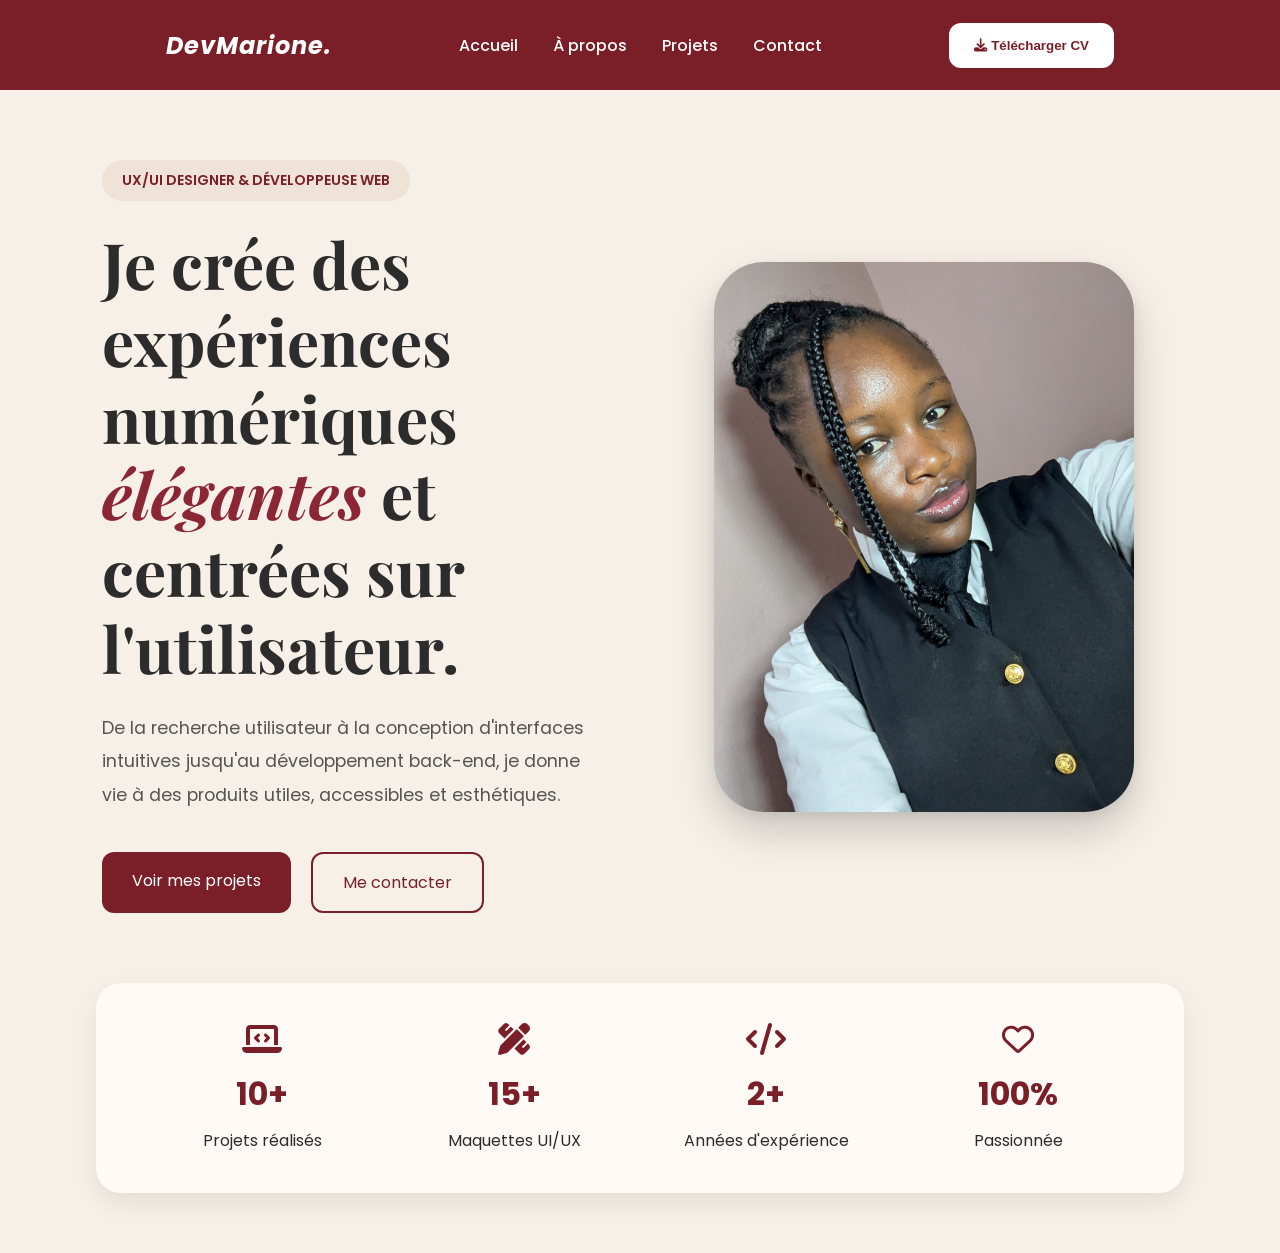
<file: index.html>
<!DOCTYPE html>
<html lang="fr">
<head>
    <meta charset="UTF-8">
    <meta name="viewport" content="width=device-width, initial-scale=1.0">
    <title>Portfolio | Marione</title>

    <link rel="stylesheet" href="portacc.css">

    <link rel="stylesheet"
        href="https://cdnjs.cloudflare.com/ajax/libs/font-awesome/6.6.0/css/all.min.css">
</head>
<body>

    <header>
        <h2 class="logo">DevMarione.</h2>

        <nav>
            <a href="index.html">Accueil</a>
            <a href="apropos.html">À propos</a>
            <a href="projet.htmL">Projets</a>
            <a href="contact.html">Contact</a>
        </nav>

        <button class="cv-btn">
            <i class="fa-solid fa-download"></i>
            Télécharger CV
        </button>
    </header>

    <section class="hero">

        <div class="hero-content">

            <span class="badge">
                UX/UI DESIGNER & DÉVELOPPEUSE WEB
            </span>

            <h1>
                Je crée des expériences numériques
                <span>élégantes</span>
                et centrées sur l'utilisateur.
            </h1>

            <p>
                De la recherche utilisateur à la conception
                d'interfaces intuitives jusqu'au développement
                back-end, je donne vie à des produits utiles,
                accessibles et esthétiques.
            </p>

            <div class="buttons">

                <a href="projet.html" class="primary-btn">
                    Voir mes projets
                </a>

                <a href="contact.html" class="secondary-btn">
                    Me contacter
                </a>

            </div>


        </div>

        <div class="hero-image">

            <div class="blob"></div>

            <img src="images/marione.jpg" alt="Photo">

        </div>

    </section>

    <section class="stats">

        <div class="card">
            <i class="fa-solid fa-laptop-code"></i>
            <h3>10+</h3>
            <p>Projets réalisés</p>
        </div>

        <div class="card">
            <i class="fa-solid fa-pen-ruler"></i>
            <h3>15+</h3>
            <p>Maquettes UI/UX</p>
        </div>

        <div class="card">
            <i class="fa-solid fa-code"></i>
            <h3>2+</h3>
            <p>Années d'expérience</p>
        </div>

        <div class="card">
            <i class="fa-regular fa-heart"></i>
            <h3>100%</h3>
            <p>Passionnée</p>
        </div>

    </section>

</body>
</html>
</file>
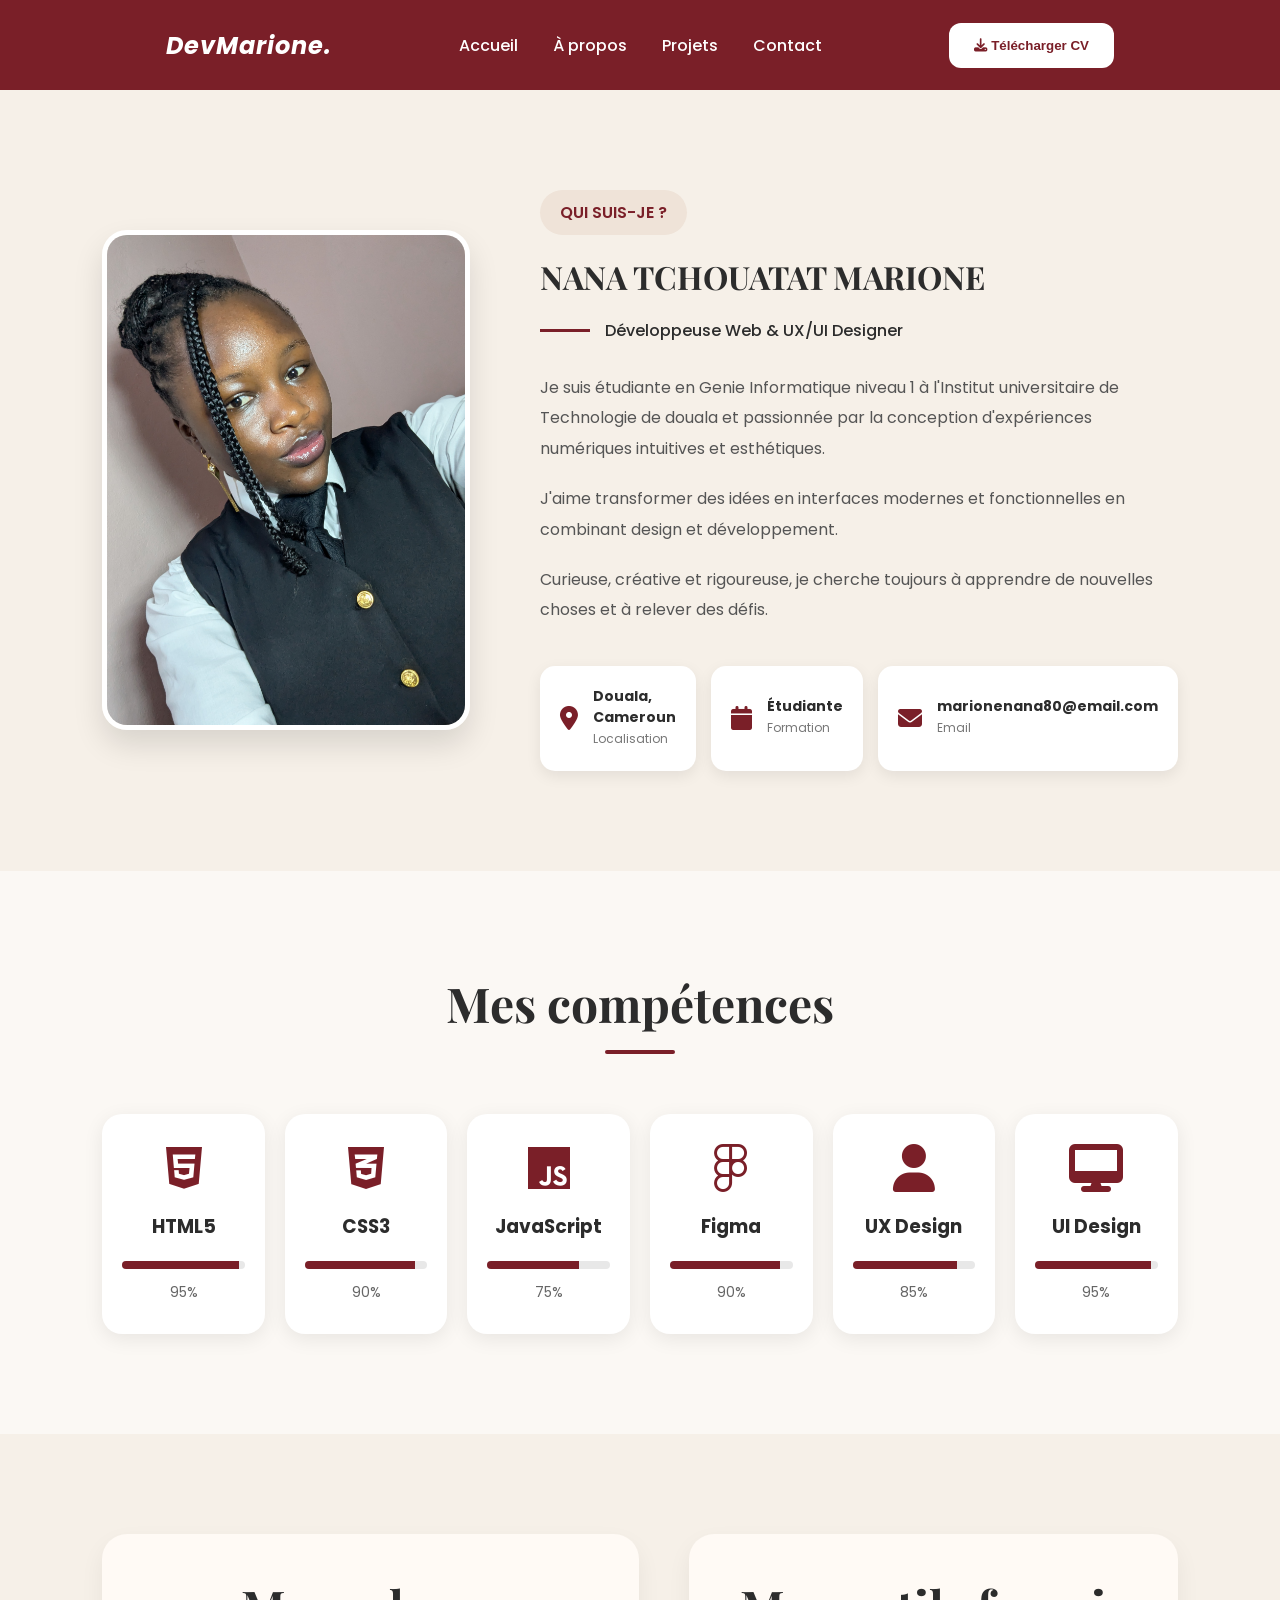
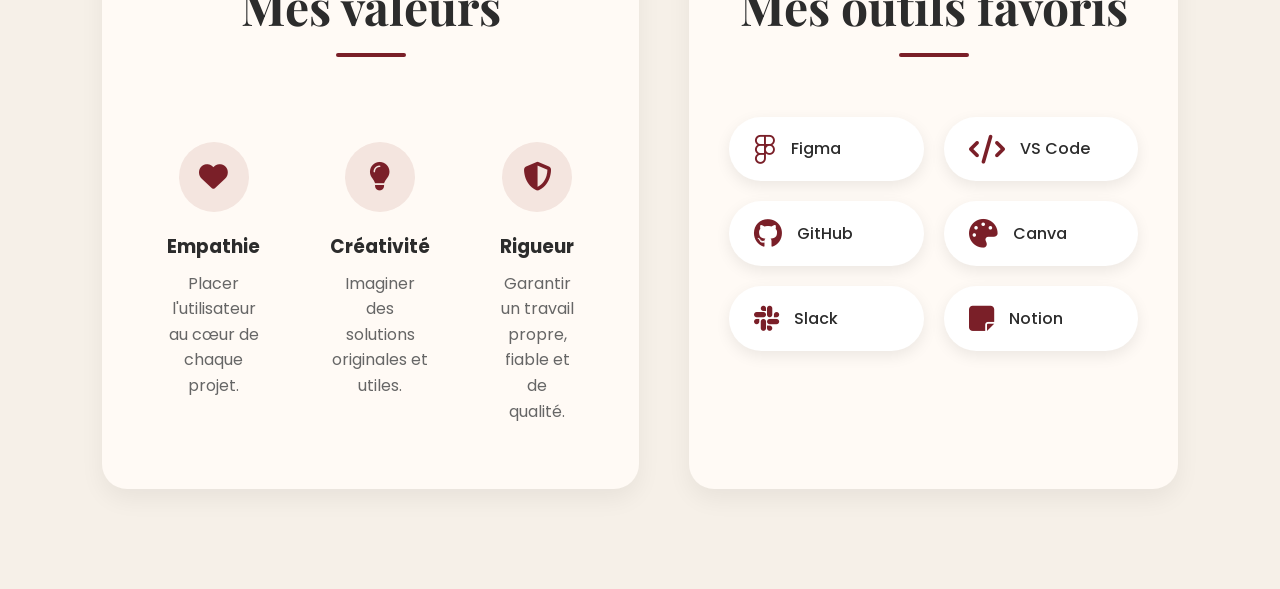
<file: apropos.html>
<!DOCTYPE html>
<html lang="fr">
<head>
    <meta charset="UTF-8">
    <meta name="viewport" content="width=device-width, initial-scale=1.0">
    <title>Portfolio | Marione</title>

    <link rel="stylesheet" href="propos.css">

    <link rel="stylesheet"
        href="https://cdnjs.cloudflare.com/ajax/libs/font-awesome/6.6.0/css/all.min.css">
</head>
<body>

    <header>
        <h2 class="logo">DevMarione.</h2>

        <nav>
            <a href="index.html">Accueil</a>
            <a href="apropos.html">À propos</a>
            <a href="projet.html">Projets</a>
            <a href="contact.html">Contact</a>
        </nav>

        <button class="cv-btn">
            <i class="fa-solid fa-download"></i>
            Télécharger CV
        </button>
    </header>
<section class="about">

    <div class="about-image">
        <img src="images/marione.jpg" alt="Photo de Marione">
    </div>

    <div class="about-content">

        <span class="about-badge">
            QUI SUIS-JE ?
        </span>

        <h1>
            NANA TCHOUATAT MARIONE
        </h1>

        <div class="job-title">
            Développeuse Web & UX/UI Designer
        </div>

        <p>
            Je suis étudiante en Genie Informatique niveau 1 à l'Institut universitaire de Technologie de douala et passionnée
            par la conception d'expériences numériques intuitives et esthétiques.
        </p>

        <p>
            J'aime transformer des idées en interfaces modernes et fonctionnelles
            en combinant design et développement.
        </p>

        <p>
            Curieuse, créative et rigoureuse, je cherche toujours à apprendre
            de nouvelles choses et à relever des défis.
        </p>

        <div class="about-infos">

            <div class="info-box">
                <i class="fa-solid fa-location-dot"></i>

                <div>
                    <h4>Douala, Cameroun</h4>
                    <p>Localisation</p>
                </div>
            </div>

            <div class="info-box">
                <i class="fa-solid fa-calendar"></i>

                <div>
                    <h4>Étudiante</h4>
                    <p>Formation</p>
                </div>
            </div>

            <div class="info-box">
                <i class="fa-solid fa-envelope"></i>

                <div>
                    <h4>marionenana80@email.com</h4>
                    <p>Email</p>
                </div>
            </div>

        </div>

    </div>

</section>

<section class="skills">

    <div class="section-title">
        <h2>Mes compétences</h2>
        <div class="line"></div>
    </div>

    <div class="skills-grid">

        <div class="skill-card">
            <i class="fa-brands fa-html5"></i>
            <h3>HTML5</h3>

            <div class="progress">
                <div class="progress-bar" style="width:95%"></div>
            </div>

            <span>95%</span>
        </div>

        <div class="skill-card">
            <i class="fa-brands fa-css3-alt"></i>
            <h3>CSS3</h3>

            <div class="progress">
                <div class="progress-bar" style="width:90%"></div>
            </div>

            <span>90%</span>
        </div>

        <div class="skill-card">
            <i class="fa-brands fa-js"></i>
            <h3>JavaScript</h3>

            <div class="progress">
                <div class="progress-bar" style="width:75%"></div>
            </div>

            <span>75%</span>
        </div>

        <div class="skill-card">
            <i class="fa-brands fa-figma"></i>
            <h3>Figma</h3>

            <div class="progress">
                <div class="progress-bar" style="width:90%"></div>
            </div>

            <span>90%</span>
        </div>

        <div class="skill-card">
            <i class="fa-solid fa-user"></i>
            <h3>UX Design</h3>

            <div class="progress">
                <div class="progress-bar" style="width:85%"></div>
            </div>

            <span>85%</span>
        </div>

        <div class="skill-card">
            <i class="fa-solid fa-desktop"></i>
            <h3>UI Design</h3>

            <div class="progress">
                <div class="progress-bar" style="width:95%"></div>
            </div>

            <span>95%</span>
        </div>

    </div>

</section>

<section class="bottom-section">

    <!-- MES VALEURS -->

    <div class="values">

        <div class="section-title">
            <h2>Mes valeurs</h2>
            <div class="line"></div>
        </div>

        <div class="values-grid">

            <div class="value-card">
                <i class="fa-solid fa-heart"></i>

                <h3>Empathie</h3>

                <p>
                    Placer l'utilisateur au cœur de chaque projet.
                </p>
            </div>

            <div class="value-card">
                <i class="fa-solid fa-lightbulb"></i>

                <h3>Créativité</h3>

                <p>
                    Imaginer des solutions originales et utiles.
                </p>
            </div>

            <div class="value-card">
                <i class="fa-solid fa-shield-halved"></i>

                <h3>Rigueur</h3>

                <p>
                    Garantir un travail propre, fiable et de qualité.
                </p>
            </div>

        </div>

    </div>

    <!-- OUTILS -->

    <div class="tools">

        <div class="section-title">
            <h2>Mes outils favoris</h2>
            <div class="line"></div>
        </div>

        <div class="tools-grid">

            <div class="tool">
                <i class="fa-brands fa-figma"></i>
                <span>Figma</span>
            </div>

            <div class="tool">
                <i class="fa-solid fa-code"></i>
                <span>VS Code</span>
            </div>

            <div class="tool">
                <i class="fa-brands fa-github"></i>
                <span>GitHub</span>
            </div>

            <div class="tool">
                <i class="fa-solid fa-palette"></i>
                <span>Canva</span>
            </div>

            <div class="tool">
                <i class="fa-brands fa-slack"></i>
                <span>Slack</span>
            </div>

            <div class="tool">
                <i class="fa-solid fa-note-sticky"></i>
                <span>Notion</span>
            </div>

        </div>

    </div>

</section>


</body>
</html>
</file>
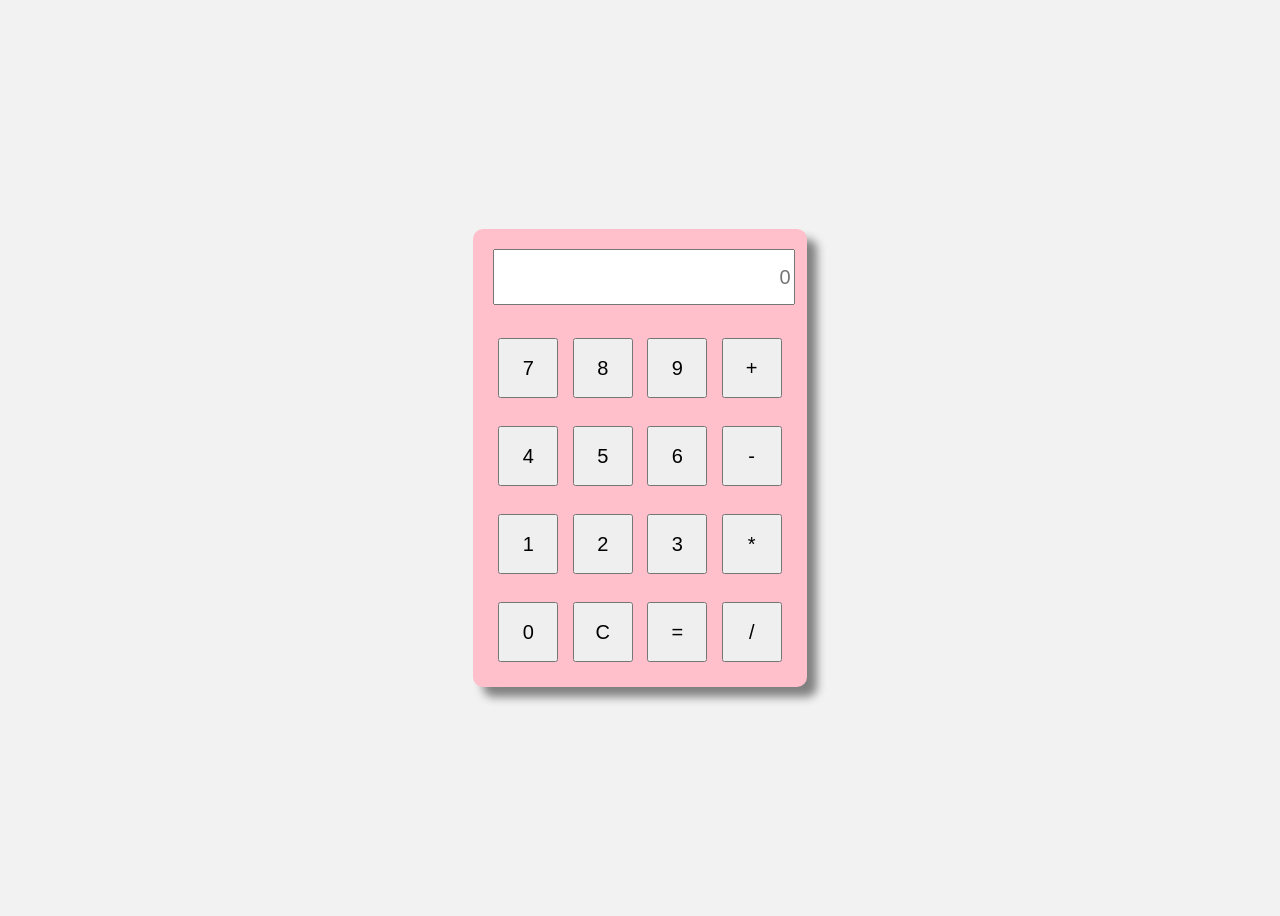
<file: calculatrice.html>
<!DOCTYPE html>
<html>
<head>
	<meta charset="utf-8">
	<meta name="viewport" content="width=device-width, initial-scale=1">
	<title></title>
	 <style>
        body{
            font-family: Arial, sans-serif;
            display: flex;
            justify-content: center;
            align-items: center;
            height: 100vh;
            background-color: #f2f2f2;
        }

        .calculatrice{
            background: pink;
            padding: 20px;
            border-radius: 10px;
            box-shadow: 10px 10px 10px gray;
        }

        input{
            width: 100%;
            height: 50px;
            margin-bottom: 10px;
            font-size: 20px;
            text-align: right;
        }

        button{
            width: 60px;
            height: 60px;
            margin: 5px;
            font-size: 20px;
            cursor: pointer;
        }
    </style>

    <script>

    	   function envoie(nombre) {
            document.getElementById("ecran").value += nombre;
        }
        function calculer(){
        expression = document.getElementById("ecran").value;

        let operateur;

         if (expression.includes("+")) operateur = "+";
         else if (expression.includes("-")) operateur = "-";
         else if (expression.includes("*")) operateur = "*";
         else if (expression.includes("/")) operateur = "/";

         parties = expression.split(operateur);

        let n1 = parseFloat(parties[0]);
        let n2 = parseFloat(parties[1]);

         let resultat;

switch (operateur) {
    case "+":
        resultat = n1 + n2;
        break;

    case "-":
        resultat = n1 - n2;
        break;

    case "*":
        resultat = n1 * n2;
        break;

    case "/":
        resultat = n2 !== 0 ? n1 / n2 : "Erreur";
        break;
        document.getElementById("ecran").value = resultat;
}
document.getElementById("ecran").value = resultat;

         }
    </script>

</head>
<body>
	    <form class="calculatrice">
        <input type="text" id="ecran" placeholder="0"><br><br>

            <button type="button" onclick="envoie('7')">7</button>
            <button type="button" onclick="envoie('8')">8</button>
            <button type="button" onclick="envoie('9')">9</button>
            <button type="button" onclick="envoie('+')">+</button>
            <br><br>

            <button type="button" onclick="envoie('4')">4</button>
            <button type="button" onclick="envoie('5')">5</button>
            <button type="button" onclick="envoie('6')">6</button>
            <button type="button" onclick="envoie('-')">-</button>
            <br><br>

            <button type="button" onclick="envoie('1')">1</button>
            <button type="button" onclick="envoie('2')">2</button>
            <button type="button" onclick="envoie('3')">3</button>
            <button type="button" onclick="envoie('*')">*</button> 
            <br><br>

            <button type="button" onclick="envoie('0')">0</button>
            <button type="button" onclick="envoie('c')">C</button>
            <button type="button" onclick="calculer()">=</button>
            <button type="button" onclick="envoie('/')">/</button>
      
    </form>

</body>
</html>
</file>
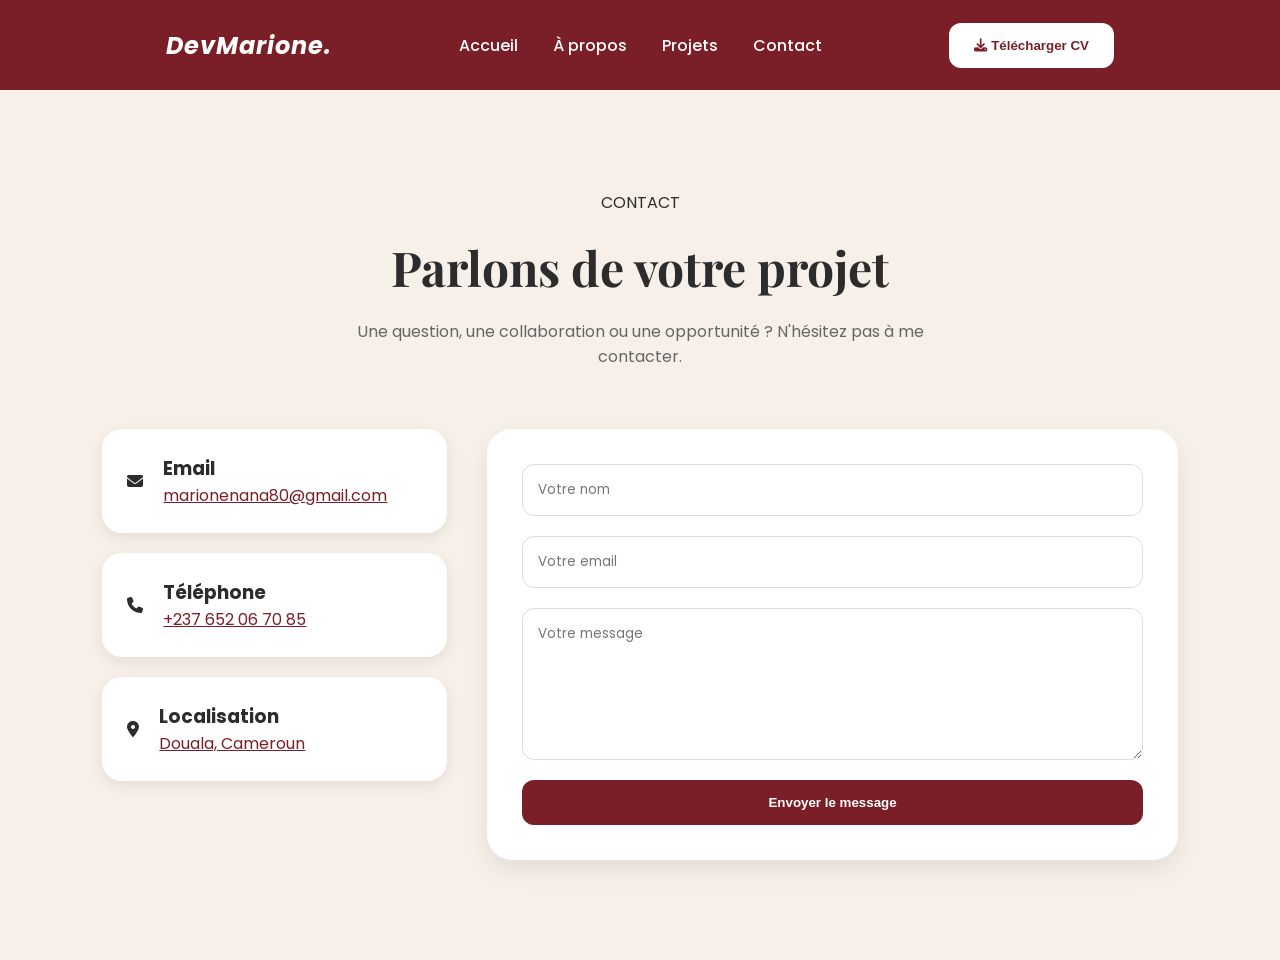
<file: contact.html>
<!DOCTYPE html>
<html lang="fr">
<head>
    <meta charset="UTF-8">
    <meta name="viewport" content="width=device-width, initial-scale=1.0">
    <title>Portfolio | Marione</title>

    <link rel="stylesheet" href="cont.css">

    <link rel="stylesheet"
        href="https://cdnjs.cloudflare.com/ajax/libs/font-awesome/6.6.0/css/all.min.css">
      
</head>
<body>

    <header>
        <h2 class="logo">DevMarione.</h2>

        <nav>
            <a href="index.html">Accueil</a>
            <a href="apropos.html">À propos</a>
            <a href="projet.html">Projets</a>
            <a href="contact.html">Contact</a>
        </nav>

        <button class="cv-btn">
            <i class="fa-solid fa-download"></i>
            Télécharger CV
        </button>
    </header>

    <section class="contact">

    <div class="contact-header">

        <span class="section-badge">
            CONTACT
        </span>

        <h1>Parlons de votre projet</h1>

        <p>
            Une question, une collaboration ou une opportunité ?
            N'hésitez pas à me contacter.
        </p>

    </div>

     <div class="contact-container">

        <!-- Informations -->

        <div class="contact-info">

            <div class="info-card">
                <i class="fa-solid fa-envelope"></i>

                <div>
                    <h3>Email</h3>
                    <a href="mailto:marionenana80@gmail.com"> marionenana80@gmail.com</a>
                </div>
            </div>

            <div class="info-card">
                <i class="fa-solid fa-phone"></i>

                <div>
                    <h3>Téléphone</h3>    

                      <a href="tel:+237652067085">+237 652 06 70 85</a>
                </div>
            </div>

            <div class="info-card">
                <i class="fa-solid fa-location-dot"></i>    

                <div>
                    <h3>Localisation</h3>
                    <a href="https://maps.google.com/?q=Douala,Cameroun" target="_blank">
    Douala, Cameroun
</a>
                </div>
            </div>

        </div>

        <!-- Formulaire -->

        <form action="https://formsubmit.co/marionenana80@gmail.com" method="POST" class="contact-form">

            <input
                type="text"
                placeholder="Votre nom"
                required
            >

            <input
                type="email"
                placeholder="Votre email"
                required
            >

            <textarea
                placeholder="Votre message"
                rows="6"
                required
            ></textarea>

            <button type="submit">
                Envoyer le message
            </button>

        </form>

    </div>

</section>
</body>
</html>
</file>
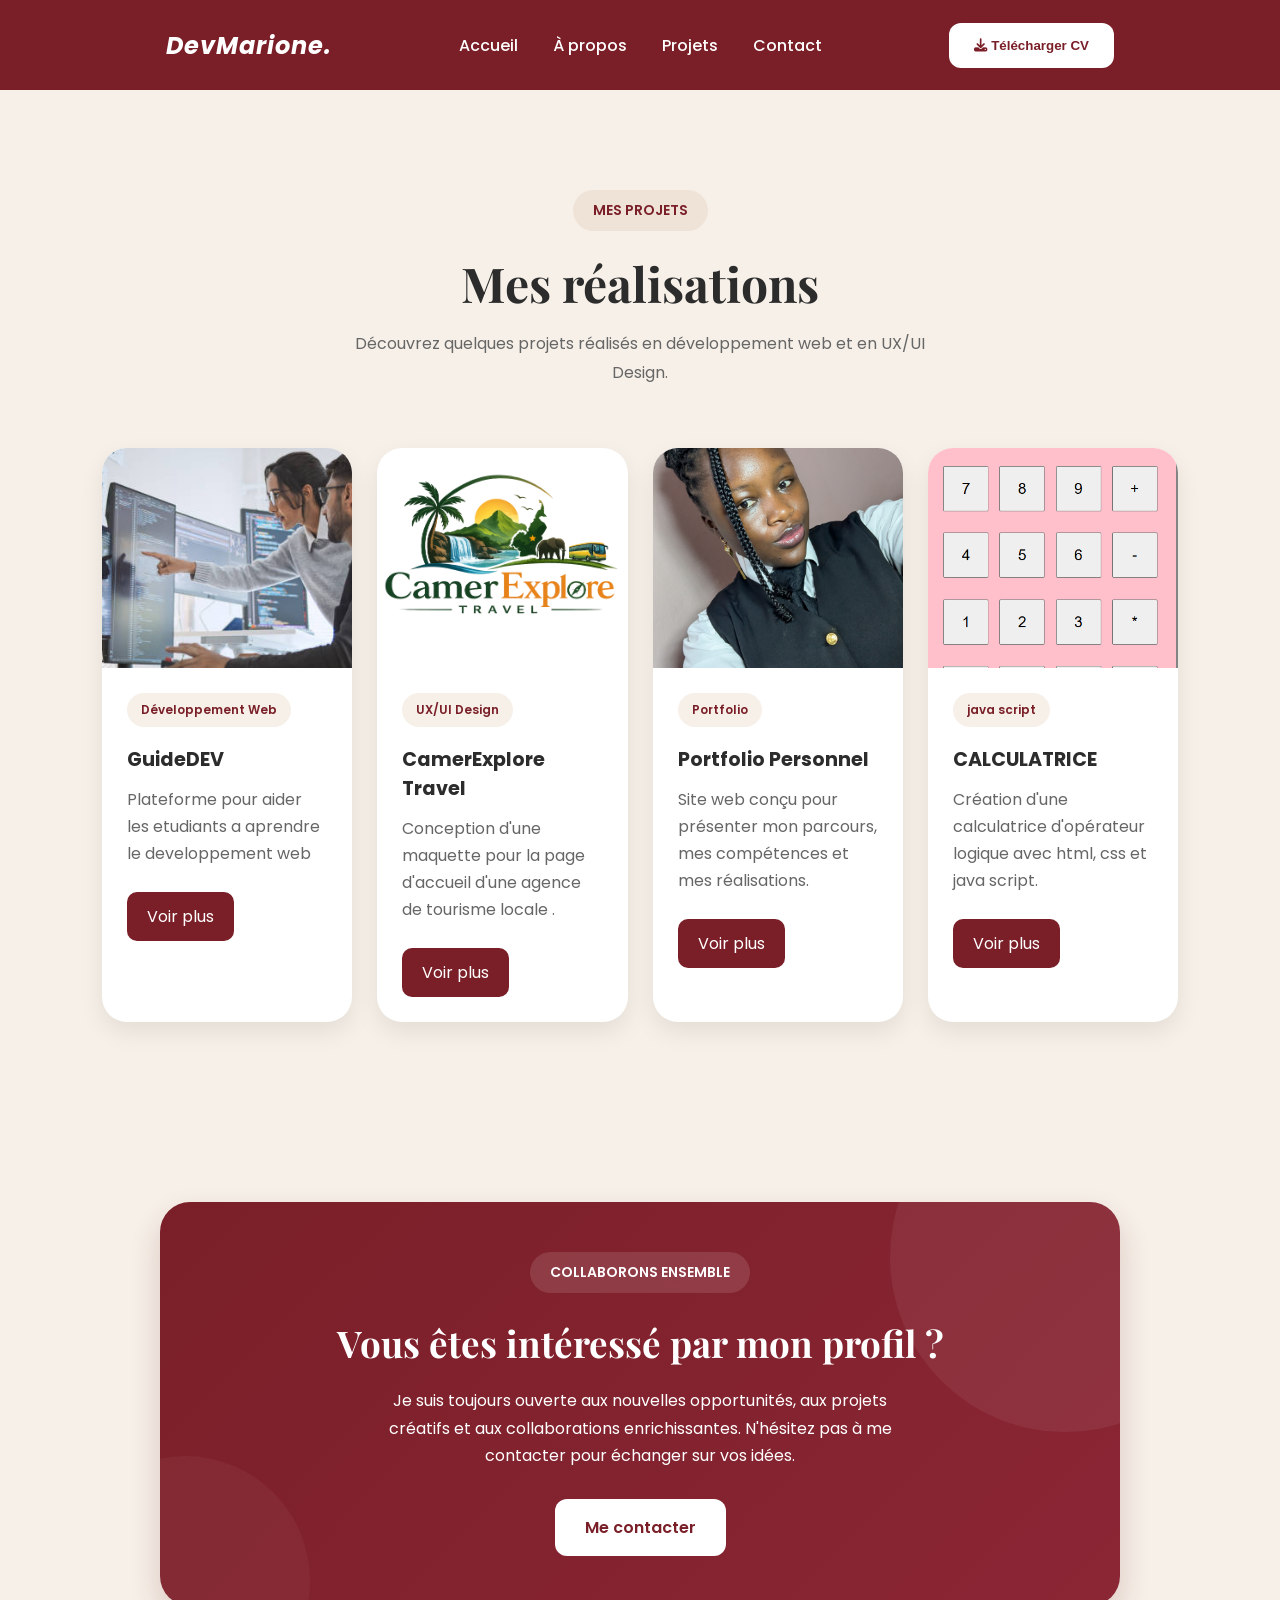
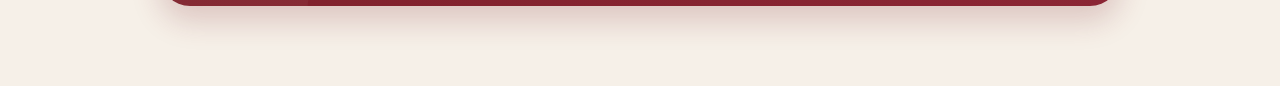
<file: projet.html>
<!DOCTYPE html>
<html lang="fr">
<head>
    <meta charset="UTF-8">
    <meta name="viewport" content="width=device-width, initial-scale=1.0">
    <title>Portfolio | Marione</title>

    <link rel="stylesheet" href="proj.css">

    <link rel="stylesheet"
        href="https://cdnjs.cloudflare.com/ajax/libs/font-awesome/6.6.0/css/all.min.css">
</head>
<body>

    <header>
        <h2 class="logo">DevMarione.</h2>

        <nav>
            <a href="index.html">Accueil</a>
            <a href="apropos.html">À propos</a>
            <a href="projet.html">Projets</a>
            <a href="contact.html">Contact</a>
        </nav>

        <button class="cv-btn">
            <i class="fa-solid fa-download"></i>
            Télécharger CV
        </button>
    </header>

<section class="projects" id="projects">

    <div class="section-header">

        <span class="section-badge">
            MES PROJETS
        </span>

        <h2>Mes réalisations</h2>

        <p>
            Découvrez quelques projets réalisés en développement web
            et en UX/UI Design.
        </p>

    </div>

    <div class="projects-container">

        <!-- Projet 1 -->

        <div class="project-card">

            <div class="project-image">
                <img src="images/imweb.jpg" alt="Projet 1">
            </div>

            <div class="project-content">

                <span class="project-category">
                    Développement Web
                </span>

                <h3>GuideDEV</h3>

                <p>
                    Plateforme pour aider les etudiants a aprendre le developpement web

                </p>

                <a href="devoir web.html" class="project-btn">
                    Voir plus
                </a>

            </div>

        </div>

        <!-- Projet 2 -->

        <div class="project-card">

            <div class="project-image">
                <img src="images/camer.png" alt="Projet 2">
            </div>

            <div class="project-content">

                <span class="project-category">
                    UX/UI Design
                </span>

                <h3>CamerExplore Travel</h3>

                <p>
                    Conception d'une maquette pour la page d'accueil 
                    d'une agence de tourisme locale .
                </p>

                <a href="images/explore.png" class="project-btn">
                    Voir plus
                </a>

            </div>

        </div>

        <!-- Projet 3 -->

        <div class="project-card">

            <div class="project-image">
                <img src="images/marione.jpg" alt="Projet 3">
            </div>

            <div class="project-content">

                <span class="project-category">
                    Portfolio
                </span>

                <h3>Portfolio Personnel</h3>

                <p>
                    Site web conçu pour présenter mon parcours,
                    mes compétences et mes réalisations.
                </p>

                <a href="index.html" class="project-btn">
                    Voir plus
                </a>

            </div>

        </div>

        <!-- Projet 4 -->

        <div class="project-card">

            <div class="project-image">
                <img src="images/calculatrice.png" alt="Projet 4">
            </div>

            <div class="project-content">

                <span class="project-category">
                    java script
                </span>

                <h3>CALCULATRICE</h3>

                <p>
                    Création d'une calculatrice d'opérateur logique
                    avec html, css et java script.
                </p>

                <a href="calculatrice.html" class="project-btn">
                    Voir plus
                </a>

            </div>

        </div>

    </div>

</section>

<section class="cta-section">

    <div class="cta-content">

        <span class="cta-badge">
            COLLABORONS ENSEMBLE
        </span>

        <h2>
            Vous êtes intéressé par mon profil ?
        </h2>

        <p>
            Je suis toujours ouverte aux nouvelles opportunités,
            aux projets créatifs et aux collaborations enrichissantes.
            N'hésitez pas à me contacter pour échanger sur vos idées.
        </p>

        <div class="cta-buttons">

            <a href="contact.html" class="cta-primary">
                Me contacter
            </a>


        </div>

    </div>

</section>
</body>
</html>
</file>
<file: portacc.css>
@import url('https://fonts.googleapis.com/css2?family=Playfair+Display:wght@600;700&family=Poppins:wght@300;400;500;600&display=swap');

*{
    margin:0;
    padding:0;
    box-sizing:border-box;
}

body{
    font-family:'Poppins', sans-serif;
    background:#F6F0E8;
    color:#2c2c2c;
}
img{
    max-width:100%;
    height:auto;
}

/* HEADER */

header{
    background:#7A1F28;
    height:90px;

    display:flex;
    justify-content:space-around;
    align-items:center;

    padding:0 8%;
    position: sticky;
    top: 0;
    z-index: 9999;
}

.logo{
    font-style: italic;
    color:white;
    letter-spacing: 1px;
    font-weight:700;
    
}

nav{
    display:flex;
    gap:35px;
}

nav a{
    text-decoration:none;
    color:white;
    font-weight:500;
}
nav a:hover {
    text-decoration: underline;
}

.cv-btn{
    background:white;
    border:none;
    padding:15px 25px;
    border-radius:12px;

    color:#7A1F28;
    font-weight:600;
    cursor:pointer;
}

/* HERO */

.hero{
    min-height:80vh;

    display:flex;
    justify-content:space-between;
    align-items:center;

    padding:70px 8%;
    gap:60px;
}

.hero-content{
    flex:1;
}

.badge{
    display:inline-block;

    background:#efe3d8;
    color:#7A1F28;

    padding:10px 20px;
    border-radius:50px;

    font-size:14px;
    font-weight:600;

    margin-bottom:25px;
}

.hero h1{
    font-family:'Playfair Display', serif;
    font-size:4rem;
    line-height:1.2;

    margin-bottom:25px;
}

.hero h1 span{
    color:#8B2635;
    font-style:italic;
}

.hero p{
    max-width:550px;

    font-size:1.1rem;
    line-height:1.9;

    color:#555;

    margin-bottom:40px;
}

.buttons{
    display:flex;
    gap:20px;
}

.primary-btn{
    text-decoration:none;

    background:#7A1F28;
    color:white;

    padding:16px 30px;
    border-radius:12px;
}

.secondary-btn{
    text-decoration:none;

    border:2px solid #7A1F28;
    color:#7A1F28;

    padding:16px 30px;
    border-radius:12px;
}

.socials{
    margin-top:50px;

    display:flex;
    align-items:center;
    gap:15px;
}

.socials i{
    width:45px;
    height:45px;

    border-radius:50%;

    background:#7A1F28;
    color:white;

    display:flex;
    justify-content:center;
    align-items:center;

    cursor:pointer;
}

/* IMAGE */

.hero-image{
    flex:1;
    position:relative;

    display:flex;
    justify-content:center;
}
/*
.blob{
    position:absolute;

    width:500px;
    height:600px;

    background:#7A1F28;

    border-radius:45% 55% 35% 65%;
}*/

.hero-image img{
    position:relative;

    width:420px;
    height:550px;

    object-fit:cover;

    border-radius:50px;

    z-index:2;
    box-shadow: 0 20px 40px rgba(0, 0, 0, 0.18),
                0 4px 12px rgba(0, 0, 0, 0.06);
}


/* STATS */

.stats{
    width:85%;
    margin:auto;

    margin-bottom:60px;

    background:#fffaf5;

    border-radius:25px;

    display:grid;
    grid-template-columns:repeat(4,1fr);

    padding:40px;

    box-shadow:0 10px 25px rgba(0,0,0,.08);
}

.card{
    text-align:center;
}

.card i{
    font-size:2rem;
    color:#7A1F28;

    margin-bottom:15px;
}

.card h3{
    font-size:2rem;
    color:#7A1F28;

    margin-bottom:10px;
}
.card h3{
    font-size:2rem;
    color:#7A1F28;
    margin-bottom:10px;
}

  
  /* ========================= */
/* TABLETTE */
/* ========================= */

@media screen and (max-width: 992px){

    .hero{
        flex-direction: column;
        text-align: center;
    }

    .hero p{
        max-width: 100%;
    }

    .buttons{
        justify-content: center;
    }

    .socials{
        justify-content: center;
    }

    .hero-image img{
        width: 350px;
        height: 450px;
    }

    .stats{
        grid-template-columns: repeat(2,1fr);
        gap: 20px;
    }
}

/* ========================= */
/* TELEPHONE */
/* ========================= */

@media screen and (max-width: 768px){

    header{
        flex-direction: column;
        height: auto;
        padding: 20px;
        gap: 20px;
    }

    nav{
        flex-wrap: wrap;
        justify-content: center;
        gap: 15px;
    }

    .cv-btn{
        width: 100%;
        max-width: 250px;
    }

    .hero{
        padding: 40px 20px;
    }

    .hero h1{
        font-size: 2.3rem;
    }

    .hero p{
        font-size: 1rem;
    }

    .buttons{
        flex-direction: column;
        align-items: center;
    }

    .primary-btn,
    .secondary-btn{
        width: 220px;
        text-align: center;
    }

    .hero-image img{
        width: 280px;
        height: 380px;
    }

    .socials{
        flex-wrap: wrap;
        justify-content: center;
    }

    .stats{
        grid-template-columns: 1fr;
        width: 92%;
    }
}
</file>
<file: propos.css>
@import url('https://fonts.googleapis.com/css2?family=Playfair+Display:wght@600;700&family=Poppins:wght@300;400;500;600&display=swap');

*{
    margin:0;
    padding:0;
    box-sizing:border-box;
}

body{
    font-family:'Poppins', sans-serif;
    background:#F6F0E8;
    color:#2c2c2c;
}
img{
    max-width:100%;
    height:auto;
}

/* HEADER */

header{
    background:#7A1F28;
    height:90px;

    display:flex;
    justify-content:space-around;
    align-items:center;

    padding:0 8%;
    position: sticky;
    top: 0;
    z-index: 9999;
}

.logo{
    font-style: italic;
    color:white;
    letter-spacing: 1px;
    font-weight:700;
    
}

nav{
    display:flex;
    gap:35px;
}

nav a{
    text-decoration:none;
    color:white;
    font-weight:500;
}
nav a:hover {
    text-decoration: underline;
}

.cv-btn{
    background:white;
    border:none;
    padding:15px 25px;
    border-radius:12px;

    color:#7A1F28;
    font-weight:600;
    cursor:pointer;
}

.about{
    padding:100px 8%;

    display:flex;
    align-items:center;
    justify-content:space-between;
    gap:70px;
}

.about-image{
    flex:1;
    display:flex;
    justify-content:center;
    position:relative;
}

.about-image img{
    width:400px;
    height:500px;
    object-fit:cover;

    border-radius:25px;

    border:5px solid white;

    box-shadow:0 15px 30px rgba(0,0,0,.12);
}

.about-content{
    flex:1;
}

.about-badge{
    display:inline-block;

    background:#efe3d8;
    color:#7A1F28;

    padding:10px 20px;
    border-radius:30px;

    font-weight:600;

    margin-bottom:20px;
}

.about-content h1{
    font-family:'Playfair Display', serif;

    font-size:2rem;

    margin-bottom:20px;
}

.about-content h1 span{
    color:#7A1F28;
    font-style:italic;
}

.job-title{
    display:flex;
    align-items:center;
    gap:15px;

    margin-bottom:30px;

    font-weight:500;
}

.job-title::before{
    content:"";
    width:50px;
    height:3px;

    background:#7A1F28;
}

.about-content p{
    color:#555;
    line-height:1.9;
    margin-bottom:20px;
}

.about-infos{
    margin-top:40px;

    display:grid;
    grid-template-columns:repeat(3,1fr);
    gap:15px;
}

.info-box{
    background:white;

    padding:20px;

    border-radius:15px;

    display:flex;
    gap:15px;
    align-items:center;

    box-shadow:0 5px 15px rgba(0,0,0,.08);
}

.info-box i{
    color:#7A1F28;
    font-size:1.5rem;
}

.info-box h4{
    font-size:14px;
}

.info-box p{
    margin:0;
    font-size:12px;
    color:#777;
}

@media screen and (max-width: 992px){

    .about{
        flex-direction:column;
        text-align:center;
    }

    .job-title{
        justify-content:center;
    }

    .about-infos{
        grid-template-columns:1fr;
    }
}

@media screen and (max-width:768px){

    .about{
        padding:70px 20px;
    }

    .about-content h1{
        font-size:1.2rem;
    }

    .about-image img{
        width:280px;
        height:350px;
    }
}


.skills{
    padding:100px 8%;
    background:#fbf8f4;
}

.section-title{
    text-align:center;
    margin-bottom:60px;
}

.section-title h2{
    font-family:'Playfair Display', serif;
    font-size:3rem;
}

.line{
    width:70px;
    height:4px;
    background:#7A1F28;
    margin:15px auto;
    border-radius:20px;
}

.skills-grid{
    display:grid;
    grid-template-columns:repeat(6,1fr);
    gap:20px;
}

.skill-card{
    background:white;
    padding:30px 20px;
    border-radius:20px;

    text-align:center;

    box-shadow:0 5px 20px rgba(0,0,0,.08);
}

.skill-card i{
    font-size:3rem;
    color:#7A1F28;
    margin-bottom:20px;
}

.skill-card h3{
    margin-bottom:20px;
}

.progress{
    width:100%;
    height:8px;

    background:#e8e8e8;
    border-radius:20px;

    overflow:hidden;

    margin-bottom:10px;
}

.progress-bar{
    height:100%;
    background:#7A1F28;
}

.skill-card span{
    font-size:14px;
    color:#666;
}

/* ===================== */
/* VALEURS + OUTILS */
/* ===================== */

.bottom-section{
    padding:100px 8%;

    display:grid;
    grid-template-columns:1fr 1fr;
    gap:50px;
}

.values,
.tools{
    background:#fffaf5;

    padding:40px;

    border-radius:25px;

    box-shadow:0 10px 25px rgba(0,0,0,.06);
}

/* VALEURS */

.values-grid{
    display:grid;
    grid-template-columns:repeat(3,1fr);
    gap:20px;
}

.value-card{
    text-align:center;
    padding:25px;
}

.value-card i{
    width:70px;
    height:70px;

    border-radius:50%;

    background:#f4e5df;

    color:#7A1F28;

    display:flex;
    align-items:center;
    justify-content:center;

    font-size:1.8rem;

    margin:auto;
    margin-bottom:20px;
}

.value-card h3{
    margin-bottom:10px;
}

.value-card p{
    color:#666;
    line-height:1.6;
}

/* OUTILS */

.tools-grid{
    display:grid;
    grid-template-columns:repeat(2,1fr);
    gap:20px;
}

.tool{
    background:white;

    border-radius:50px;

    padding:18px 25px;

    display:flex;
    align-items:center;
    gap:15px;

    box-shadow:0 5px 15px rgba(0,0,0,.08);
}

.tool i{
    font-size:1.8rem;
    color:#7A1F28;
}

.tool span{
    font-weight:500;
}

@media screen and (max-width:992px){

    .bottom-section{
        grid-template-columns:1fr;
    }
}

@media screen and (max-width:768px){

    .values-grid{
        grid-template-columns:1fr;
    }

    .tools-grid{
        grid-template-columns:1fr;
    }

    .values,
    .tools{
        padding:25px;
    }
}

@media screen and (max-width: 768px){

    header{
        flex-direction: column;
        height: auto;
        padding: 20px;
        gap: 20px;
    }

    nav{
        flex-wrap: wrap;
        justify-content: center;
        gap: 15px;
    }

    .cv-btn{
        width: 100%;
        max-width: 250px;
    }
</file>
<file: cont.css>
@import url('https://fonts.googleapis.com/css2?family=Playfair+Display:wght@600;700&family=Poppins:wght@300;400;500;600&display=swap');

*{
    margin:0;
    padding:0;
    box-sizing:border-box;
}

body{
    font-family:'Poppins', sans-serif;
    background:#F6F0E8;
    color:#2c2c2c;
}
img{
    max-width:100%;
    height:auto;
}

/* HEADER */

header{
    background:#7A1F28;
    height:90px;

    display:flex;
    justify-content:space-around;
    align-items:center;

    padding:0 8%;
    position: sticky;
    top: 0;
    z-index: 9999;
}

.logo{
    font-style: italic;
    color:white;
    letter-spacing: 1px;
    font-weight:700;
    
}

nav{
    display:flex;
    gap:35px;
}

nav a{
    text-decoration:none;
    color:white;
    font-weight:500;
}
nav a:hover {
    text-decoration: underline;
}

.cv-btn{
    background:white;
    border:none;
    padding:15px 25px;
    border-radius:12px;

    color:#7A1F28;
    font-weight:600;
    cursor:pointer;
}

.about{
    padding:100px 8%;

    display:flex;
    align-items:center;
    justify-content:space-between;
    gap:70px;
}

.about-image{
    flex:1;
    display:flex;
    justify-content:center;
    position:relative;
}
/* ===================== */
/* CONTACT */
/* ===================== */

.contact{
    padding:100px 8%;
}

.contact-header{
    text-align:center;
    margin-bottom:60px;
}

.contact-header h1{
    font-family:'Playfair Display', serif;
    font-size:3rem;
    margin:20px 0;
}

.contact-header p{
    color:#666;
    max-width:600px;
    margin:auto;
}

.contact-container{
    display:grid;
    grid-template-columns:1fr 2fr;
    gap:40px;
}

/* INFOS */

.contact-info{
    display:flex;
    flex-direction:column;
    gap:20px;
}

.info-card{
    background:white;

    padding:25px;

    border-radius:20px;

    display:flex;
    gap:20px;
    align-items:center;

    box-shadow:0 5px 15px rgba(0,0,0,.08);
}

.info-card a{
    font-size:1.0rem;
    color:#7A1F28;
}

/* FORMULAIRE */

.contact-form{
    background:white;

    padding:35px;

    border-radius:25px;

    box-shadow:0 10px 25px rgba(0,0,0,.08);

    display:flex;
    flex-direction:column;
    gap:20px;
}

.contact-form input,
.contact-form textarea{

    width:100%;

    padding:15px;

    border:1px solid #ddd;

    border-radius:12px;

    font-family:'Poppins', sans-serif;

    outline:none;
}

.contact-form input:focus,
.contact-form textarea:focus{

    border-color:#7A1F28;
}

.contact-form button{

    border:none;

    background:#7A1F28;
    color:white;

    padding:15px;

    border-radius:12px;

    cursor:pointer;

    font-weight:600;
}

@media screen and (max-width:768px){

    .contact{
        padding:70px 20px;
    }

    .contact-header h1{
        font-size:2.3rem;
    }

    .contact-container{
        grid-template-columns:1fr;
    }

}
@media screen and (max-width: 768px){

    header{
        flex-direction: column;
        height: auto;
        padding: 20px;
        gap: 20px;
    }

    nav{
        flex-wrap: wrap;
        justify-content: center;
        gap: 15px;
    }

    .cv-btn{
        width: 100%;
        max-width: 250px;
    }
</file>
<file: proj.css>
@import url('https://fonts.googleapis.com/css2?family=Playfair+Display:wght@600;700&family=Poppins:wght@300;400;500;600&display=swap');

*{
    margin:0;
    padding:0;
    box-sizing:border-box;
}

body{
    font-family:'Poppins', sans-serif;
    background:#F6F0E8;
    color:#2c2c2c;
}
img{
    max-width:100%;
    height:auto;
}
header{
    background:#7A1F28;
    height:90px;

    display:flex;
    justify-content:space-around;
    align-items:center;

    padding:0 8%;
    position: sticky;
    top: 0;
    z-index: 9999;
}

.logo{
    font-style: italic;
    color:white;
    letter-spacing: 1px;
    font-weight:700;
    
}

nav{
    display:flex;
    gap:35px;
}

nav a{
    text-decoration:none;
    color:white;
    font-weight:500;
}
nav a:hover {
    text-decoration: underline;
}

.cv-btn{
    background:white;
    border:none;
    padding:15px 25px;
    border-radius:12px;

    color:#7A1F28;
    font-weight:600;
    cursor:pointer;
}
/* ===================== */
/* SECTION PROJETS */
/* ===================== */

.projects{
    padding:100px 8%;
}

.section-header{
    text-align:center;
    margin-bottom:60px;
}

.section-badge{
    display:inline-block;

    background:#efe3d8;
    color:#7A1F28;

    padding:10px 20px;
    border-radius:50px;

    font-size:14px;
    font-weight:600;

    margin-bottom:20px;
}

.section-header h2{
    font-family:'Playfair Display', serif;
    font-size:3rem;
    margin-bottom:15px;
}

.section-header p{
    color:#666;
    max-width:600px;
    margin:auto;
    line-height:1.8;
}

/* CARDS */

.projects-container{
    display:grid;
    grid-template-columns:repeat(4,1fr);
    gap:25px;
}

.project-card{
    background:white;

    border-radius:25px;

    overflow:hidden;

    box-shadow:0 10px 25px rgba(0,0,0,.08);

    transition:.4s;
}

.project-card:hover{
    transform:translateY(-10px);
}

.project-image{
    height:220px;
    overflow:hidden;
}

.project-image img{
    width:100%;
    height:100%;
    object-fit:cover;

    transition:.5s;
}

.project-card:hover img{
    transform:scale(1.05);
}

.project-content{
    padding:25px;
}

.project-category{
    display:inline-block;

    background:#F6F0E8;
    color:#7A1F28;

    padding:8px 14px;
    border-radius:20px;

    font-size:12px;
    font-weight:600;
}

.project-content h3{
    margin:18px 0 12px;
    font-size:1.2rem;
}

.project-content p{
    color:#666;
    line-height:1.7;
    margin-bottom:25px;
}

.project-btn{
    display:inline-block;

    text-decoration:none;

    background:#7A1F28;
    color:white;

    padding:12px 20px;
    border-radius:10px;

    transition:.3s;
}

.project-btn:hover{
    background:#8B2635;
}
/* TABLETTE */

@media screen and (max-width: 1200px){

    .projects-container{
        grid-template-columns:repeat(2,1fr);
    }
}

/* MOBILE */

@media screen and (max-width: 768px){

    .projects{
        padding:70px 20px;
    }

    .section-header h2{
        font-size:2.3rem;
    }

    .projects-container{
        grid-template-columns:1fr;
    }
}

/* ===================== */
/* CTA PREMIUM */
/* ===================== */

.cta-section{

    width:75%;

    margin:80px auto;

    background:linear-gradient(
        135deg,
        #7A1F28,
        #8B2635
    );
    .cta-section{
    width:70%;
    padding:45px 35px;
}

    border-radius:30px;

    padding:50px 40px;

    text-align:center;

    color:white;

    position:relative;

    overflow:hidden;

    box-shadow:
    0 15px 30px rgba(122,31,40,.20);
}

.cta-section::before{

    content:"";

    position:absolute;

    width:350px;
    height:350px;

    background:rgba(255,255,255,.06);

    border-radius:50%;

    top:-120px;
    right:-120px;
}

.cta-section::after{

    content:"";

    position:absolute;

    width:250px;
    height:250px;

    background:rgba(255,255,255,.04);

    border-radius:50%;

    bottom:-100px;
    left:-100px;
}

.cta-content{
    position:relative;
    z-index:2;
}

.cta-badge{

    display:inline-block;

    padding:10px 20px;

    border-radius:50px;

    background:rgba(255,255,255,.12);

    backdrop-filter:blur(5px);

    margin-bottom:25px;

    font-size:14px;
    font-weight:600;
}

.cta-content h2{

    font-family:'Playfair Display', serif;

    font-size:2.3rem;

    margin-bottom:20px;
}

.cta-content p{

     max-width:550px;

    margin:auto;

    line-height:1.7;

    margin-bottom:30px;
}

.cta-buttons{

    display:flex;

    justify-content:center;

    gap:20px;
}

.cta-primary{

    text-decoration:none;

    background:white;

    color:#7A1F28;

    padding:16px 30px;

    border-radius:12px;

    font-weight:600;

    transition:.3s;
}

.cta-primary:hover{
    transform:translateY(-4px);
}

.cta-secondary{

    text-decoration:none;

    border:2px solid white;

    color:white;

    padding:16px 30px;

    border-radius:12px;

    transition:.3s;
}

.cta-secondary:hover{

    background:white;

    color:#7A1F28;
}
@media screen and (max-width:768px){

    .cta-section{
        padding:60px 25px;
    }

    .cta-content h2{
        font-size:2rem;
    }

    .cta-buttons{
        flex-direction:column;
    }

    .cta-primary,
    .cta-secondary{
        width:100%;
    }
}

@media screen and (max-width: 768px){

    header{
        flex-direction: column;
        height: auto;
        padding: 20px;
        gap: 20px;
    }

    nav{
        flex-wrap: wrap;
        justify-content: center;
        gap: 15px;
    }

    .cv-btn{
        width: 100%;
        max-width: 250px;
    }
</file>
